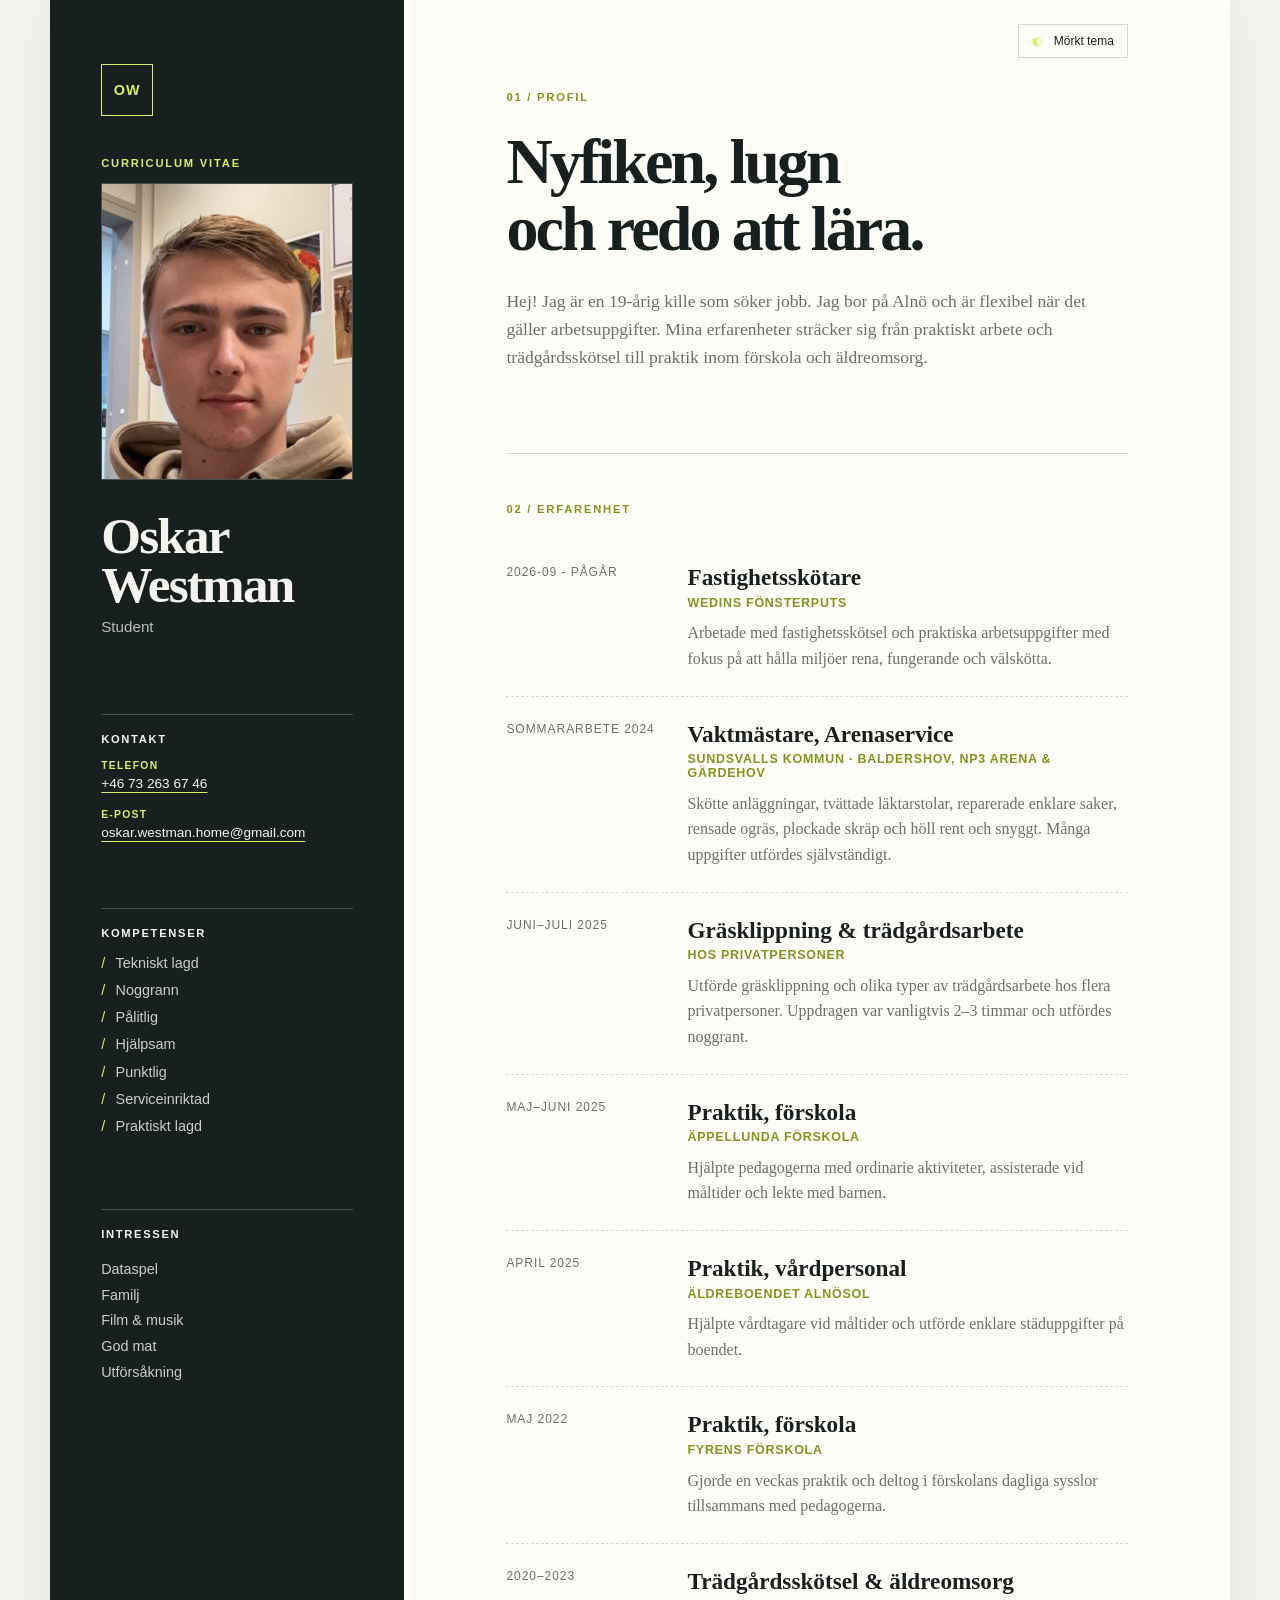
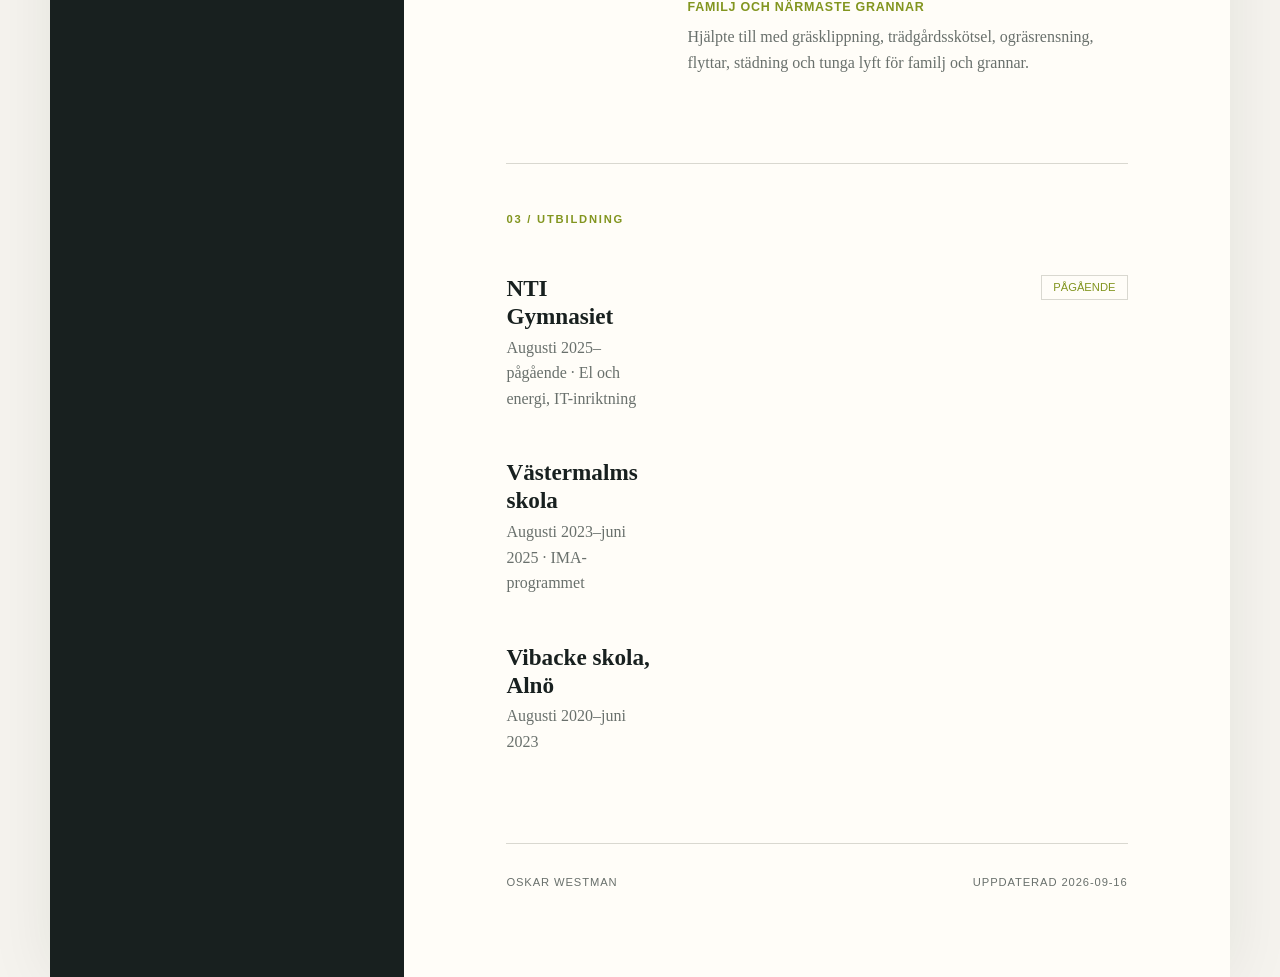
<file: index.html>
<!DOCTYPE html>
<html lang="sv">
<head>
    <meta charset="UTF-8">
    <meta name="viewport" content="width=device-width, initial-scale=1.0">
    <link rel="stylesheet" href="style.css">
    <meta name="description" content="CV för Oskar Westman">
    <title>Oskar Westman | CV</title>
</head>
<body>
    <main class="cv-shell">
        <aside class="sidebar">
            <div class="monogram" aria-hidden="true">OW</div>
            <p class="eyebrow">Curriculum vitae</p>
            <img class="profile-photo" src="cvprofilbild.jpg" alt="Porträtt av Oskar Westman">
            <h1>Oskar<br>Westman</h1>
            <p class="role">Student</p>

            <div class="sidebar-block contact">
                <h2>Kontakt</h2>
                <p class="contact-label">Telefon</p>
                <a href="tel:+46732636746">+46 73 263 67 46</a>
                <p class="contact-label">E-post</p>
                <a href="mailto:oskar.westman.home@gmail.com">oskar.westman.home@gmail.com</a>
            </div>

            <div class="sidebar-block">
                <h2>Kompetenser</h2>
                <ul class="skill-list">
                    <li>Tekniskt lagd</li>
                    <li>Noggrann</li>
                    <li>Pålitlig</li>
                    <li>Hjälpsam</li>
                    <li>Punktlig</li>
                    <li>Serviceinriktad</li>
                    <li>Praktiskt lagd</li>
                </ul>
            </div>

            <div class="sidebar-block interests">
                <h2>Intressen</h2>
                <p>Dataspel<br>Familj<br>Film &amp; musik<br>God mat<br>Utförsåkning</p>
            </div>

        </aside>

        <div class="content">
            <button id="theme-btn" type="button" aria-pressed="false">
                <span class="theme-icon" aria-hidden="true">◐</span>
                Mörkt tema
            </button>
            <section id="profil" class="intro-section">
                <p class="section-label">01 / Profil</p>
                <h2>Nyfiken, lugn<br>och redo att lära.</h2>
                <p class="intro-text">
                    Hej! Jag är en 19-årig kille som söker jobb. Jag bor på Alnö
                    och är flexibel när det gäller arbetsuppgifter. Mina erfarenheter
                    sträcker sig från praktiskt arbete och trädgårdsskötsel till praktik
                    inom förskola och äldreomsorg.
                </p>
            </section>

            <section id="erfarenhet">
                <p class="section-label">02 / Erfarenhet</p>
                <article class="timeline-item">
                    <div class="timeline-date">2026-09 - pågår</div>
                    <div>
                        <h3>Fastighetsskötare</h3>
                        <p class="company">Wedins Fönsterputs</p>
                        <p>Arbetade med fastighetsskötsel och praktiska arbetsuppgifter med fokus på att hålla miljöer rena, fungerande och välskötta.</p>
                    </div>
                </article>
                <article class="timeline-item">
                    <div class="timeline-date">Sommararbete 2024</div>
                    <div>
                        <h3>Vaktmästare, Arenaservice</h3>
                        <p class="company">Sundsvalls kommun · Baldershov, NP3 Arena &amp; Gärdehov</p>
                        <p>Skötte anläggningar, tvättade läktarstolar, reparerade enklare saker, rensade ogräs, plockade skräp och höll rent och snyggt. Många uppgifter utfördes självständigt.</p>
                    </div>
                </article>
                <article class="timeline-item">
                    <div class="timeline-date">Juni–juli 2025</div>
                    <div>
                        <h3>Gräsklippning &amp; trädgårdsarbete</h3>
                        <p class="company">Hos privatpersoner</p>
                        <p>Utförde gräsklippning och olika typer av trädgårdsarbete hos flera privatpersoner. Uppdragen var vanligtvis 2–3 timmar och utfördes noggrant.</p>
                    </div>
                </article>
                <article class="timeline-item">
                    <div class="timeline-date">Maj–juni 2025</div>
                    <div>
                        <h3>Praktik, förskola</h3>
                        <p class="company">Äppellunda förskola</p>
                        <p>Hjälpte pedagogerna med ordinarie aktiviteter, assisterade vid måltider och lekte med barnen.</p>
                    </div>
                </article>
                <article class="timeline-item">
                    <div class="timeline-date">April 2025</div>
                    <div>
                        <h3>Praktik, vårdpersonal</h3>
                        <p class="company">Äldreboendet Alnösol</p>
                        <p>Hjälpte vårdtagare vid måltider och utförde enklare städuppgifter på boendet.</p>
                    </div>
                </article>
                <article class="timeline-item">
                    <div class="timeline-date">Maj 2022</div>
                    <div>
                        <h3>Praktik, förskola</h3>
                        <p class="company">Fyrens förskola</p>
                        <p>Gjorde en veckas praktik och deltog i förskolans dagliga sysslor tillsammans med pedagogerna.</p>
                    </div>
                </article>
                <article class="timeline-item">
                    <div class="timeline-date">2020–2023</div>
                    <div>
                        <h3>Trädgårdsskötsel &amp; äldreomsorg</h3>
                        <p class="company">Familj och närmaste grannar</p>
                        <p>Hjälpte till med gräsklippning, trädgårdsskötsel, ogräsrensning, flyttar, städning och tunga lyft för familj och grannar.</p>
                    </div>
                </article>
            </section>

            <section id="utbildning">
                <p class="section-label">03 / Utbildning</p>
                <article class="education-item">
                    <div>
                        <h3>NTI Gymnasiet</h3>
                        <p>Augusti 2025–pågående · El och energi, IT-inriktning</p>
                    </div>
                    <span class="status-dot">Pågående</span>
                </article>
                <article class="education-item">
                    <div>
                        <h3>Västermalms skola</h3>
                        <p>Augusti 2023–juni 2025 · IMA-programmet</p>
                    </div>
                </article>
                <article class="education-item">
                    <div>
                        <h3>Vibacke skola, Alnö</h3>
                        <p>Augusti 2020–juni 2023</p>
                    </div>
                </article>
            </section>

            <footer>
                <span>Oskar Westman</span>
                <span>Uppdaterad 2026-09-16</span>
            </footer>
        </div>
    </main>

    <script src="script.js"></script>
</body>
</html>
</file>
<file: style.css>
:root {
    --ink: #18201f;
    --muted: #69706c;
    --paper: #f5f3ee;
    --surface: #fffdf8;
    --line: #d9d8d0;
    --accent: #d7ef64;
    --accent-dark: #82951f;
    --sidebar: #18201f;
}

* { box-sizing: border-box; }

html { scroll-behavior: smooth; }

body {
    margin: 0;
    background: var(--paper);
    color: var(--ink);
    font-family: Georgia, 'Times New Roman', serif;
    line-height: 1.6;
    transition: background-color 0.3s ease, color 0.3s ease;
}

.cv-shell {
    display: grid;
    grid-template-columns: minmax(240px, 30%) 1fr;
    max-width: 1180px;
    min-height: 100vh;
    margin: 0 auto;
    background: var(--surface);
    box-shadow: 0 0 60px rgba(24, 32, 31, 0.08);
}

.sidebar {
    display: flex;
    flex-direction: column;
    padding: clamp(2rem, 5vw, 4.5rem) clamp(1.5rem, 4vw, 3.5rem);
    background: var(--sidebar);
    color: #f5f3ee;
}

.monogram {
    display: grid;
    width: 52px;
    height: 52px;
    margin-bottom: 2.5rem;
    place-items: center;
    border: 1px solid var(--accent);
    color: var(--accent);
    font: 700 0.9rem/1 Arial, sans-serif;
    letter-spacing: 0.08em;
}

.eyebrow, .section-label {
    margin: 0 0 0.8rem;
    color: var(--accent-dark);
    font: 700 0.7rem/1.3 Arial, sans-serif;
    letter-spacing: 0.16em;
    text-transform: uppercase;
}

.sidebar .eyebrow { color: var(--accent); }

.profile-photo {
    display: block;
    width: 100%;
    max-width: 260px;
    aspect-ratio: 1 / 1.18;
    margin: 0 0 2rem;
    object-fit: cover;
    object-position: center;
    border: 1px solid #48504c;
    background: #2c3531;
}

h1, h2, h3, p { margin-top: 0; }

h1 {
    margin-bottom: 0.5rem;
    font-size: clamp(2.25rem, 4vw, 3.5rem);
    line-height: 0.95;
    letter-spacing: -0.035em;
}

.role { color: #b9c1bc; font: 0.95rem Arial, sans-serif; }

.sidebar-block {
    margin-top: 4rem;
    padding-top: 1.2rem;
    border-top: 1px solid #48504c;
}

.sidebar-block h2 {
    margin-bottom: 1rem;
    font: 700 0.7rem/1 Arial, sans-serif;
    letter-spacing: 0.15em;
    text-transform: uppercase;
}

.contact a {
    color: #f5f3ee;
    font: 0.85rem/1.5 Arial, sans-serif;
    overflow-wrap: anywhere;
    text-decoration-color: var(--accent);
    text-underline-offset: 4px;
}

.contact-label {
    margin: 1rem 0 0.15rem;
    color: var(--accent);
    font: 700 0.65rem/1 Arial, sans-serif;
    letter-spacing: 0.12em;
    text-transform: uppercase;
}

.contact-label + a { display: block; }

.skill-list { margin: 0; padding: 0; list-style: none; }
.skill-list li { margin: 0.7rem 0; color: #c8cfca; font: 0.9rem Arial, sans-serif; }
.skill-list li::before { content: '/'; margin-right: 0.65rem; color: var(--accent); }
.interests p { margin-bottom: 0; color: #c8cfca; font: 0.9rem/1.8 Arial, sans-serif; }

.content { position: relative; }

#theme-btn {
    position: absolute;
    top: 1.5rem;
    right: clamp(1.5rem, 8vw, 8rem);
    z-index: 1;
    padding: 0.55rem 0.8rem;
    border: 1px solid var(--line);
    background: var(--surface);
    color: var(--ink);
    font: 0.75rem Arial, sans-serif;
    cursor: pointer;
}

.theme-icon { margin-right: 0.55rem; color: var(--accent); }

.content { padding: clamp(5rem, 7vw, 7rem) clamp(1.5rem, 8vw, 8rem); }
.content section { padding-bottom: 4rem; }
.content section + section { padding-top: 3rem; border-top: 1px solid var(--line); }
.content .section-label { margin-bottom: 1.5rem; }

.intro-section h2 {
    margin-bottom: 1.5rem;
    font-size: clamp(2.2rem, 5vw, 4.2rem);
    line-height: 1.05;
    letter-spacing: -0.045em;
}

.intro-text { max-width: 620px; color: var(--muted); font-size: 1.1rem; }
.timeline-item, .education-item { display: grid; grid-template-columns: minmax(145px, 24%) 1fr; gap: 2rem; padding: 1.5rem 0; }
.timeline-item + .timeline-item { border-top: 1px dashed var(--line); }
.timeline-date { color: var(--muted); font: 0.75rem/1.4 Arial, sans-serif; white-space: nowrap; text-transform: uppercase; letter-spacing: 0.08em; }
h3 { margin-bottom: 0.25rem; font-size: 1.45rem; line-height: 1.2; }
.company { margin-bottom: 0.65rem; color: var(--accent-dark); font: 700 0.78rem Arial, sans-serif; letter-spacing: 0.06em; text-transform: uppercase; }
.timeline-item p:last-child, .education-item p { margin-bottom: 0; color: var(--muted); }
.education-item { align-items: start; }
.status-dot { justify-self: end; padding: 0.35rem 0.7rem; border: 1px solid var(--line); color: var(--accent-dark); font: 0.7rem Arial, sans-serif; text-transform: uppercase; }

footer { display: flex; justify-content: space-between; padding-top: 2rem; border-top: 1px solid var(--line); color: var(--muted); font: 0.7rem Arial, sans-serif; letter-spacing: 0.08em; text-transform: uppercase; }

body.dark-theme { --paper: #101514; --surface: #171e1c; --ink: #f5f3ee; --muted: #a9b1ac; --line: #39433e; --accent-dark: #d7ef64; --sidebar: #0b0f0e; }

@media (max-width: 700px) {
    .cv-shell { display: block; }
    .sidebar { min-height: auto; }
    .sidebar-block { margin-top: 2rem; }
    .profile-photo { max-width: 220px; }
    #theme-btn { top: 1.25rem; right: 1.5rem; }
    .content { padding-top: 5rem; }
    .timeline-item, .education-item { grid-template-columns: 1fr; gap: 0.45rem; }
    .status-dot { justify-self: start; }
}

@media print {
    body { background: white; }
    .cv-shell { box-shadow: none; }
    #theme-btn { display: none; }
}
</file>
